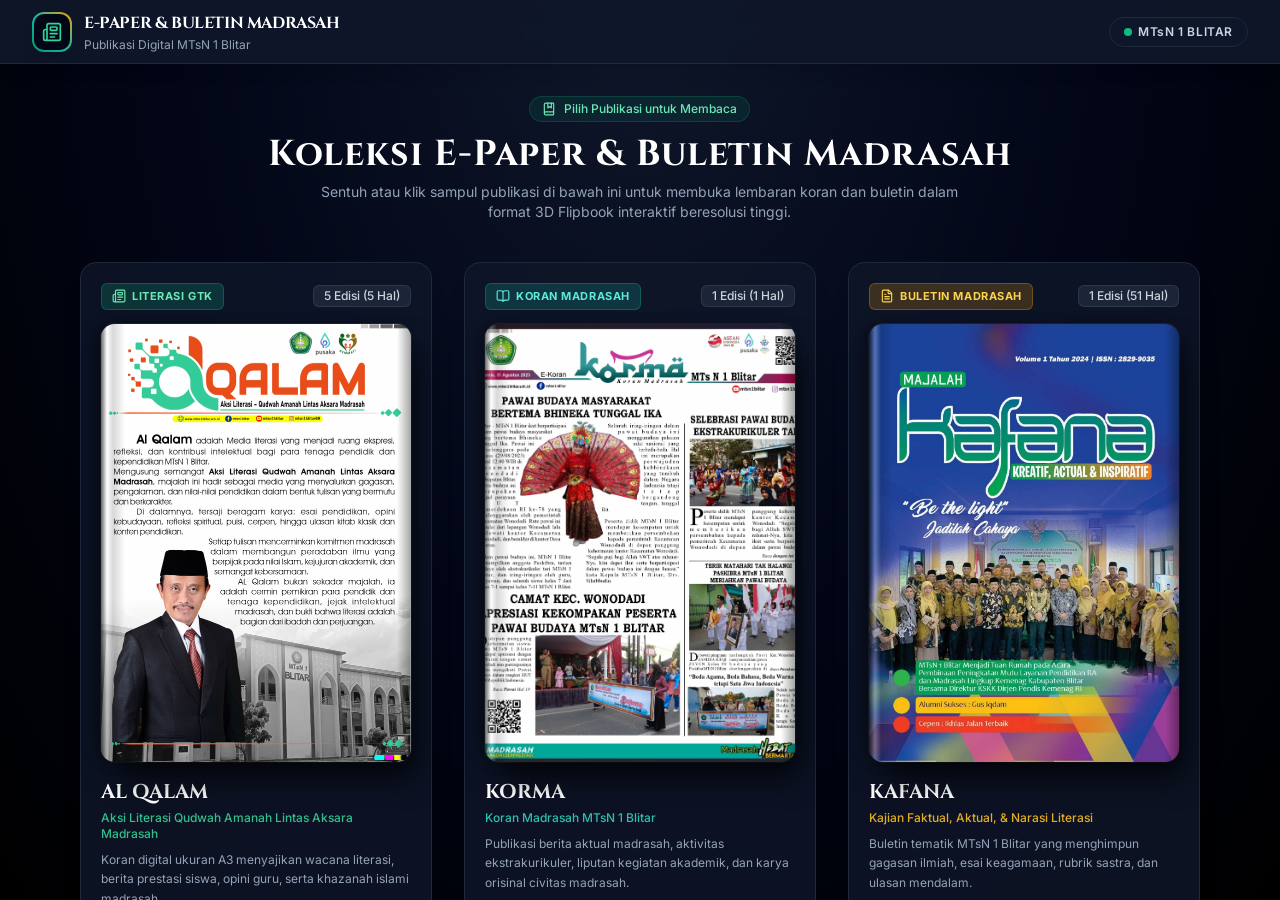
<file: index.html>
<!DOCTYPE html>
<html lang="id" class="h-full bg-slate-950 text-slate-100">
<head>
  <meta charset="UTF-8">
  <meta name="viewport" content="width=device-width, initial-scale=1.0">
  <title>E-Paper & Buletin Madrasah - MTsN 1 Blitar</title>
  <meta name="description" content="Publikasi Digital Interaktif 3D Flipbook MTsN 1 Blitar (AL QALAM, KORMA, KAFANA)">

  <!-- Open Graph / WhatsApp / Facebook / Telegram -->
  <meta property="og:type" content="website">
  <meta property="og:url" content="https://epaper.mtsn1blitar.sch.id/">
  <meta property="og:site_name" content="MTsN 1 Blitar">
  <meta property="og:title" content="E-Paper & Buletin Madrasah - MTsN 1 Blitar">
  <meta property="og:description" content="Publikasi Digital Interaktif 3D Flipbook MTsN 1 Blitar (AL QALAM, KORMA, KAFANA)">
  <meta property="og:image" content="https://epaper.mtsn1blitar.sch.id/logo-mtsn.png">
  <meta property="og:image:secure_url" content="https://epaper.mtsn1blitar.sch.id/logo-mtsn.png">
  <meta property="og:image:type" content="image/png">

  <link rel="image_src" href="https://epaper.mtsn1blitar.sch.id/logo-mtsn.png">
  <meta name="thumbnail" content="https://epaper.mtsn1blitar.sch.id/logo-mtsn.png">

  <!-- Twitter Card -->
  <meta name="twitter:card" content="summary">
  <meta name="twitter:url" content="https://epaper.mtsn1blitar.sch.id/">
  <meta name="twitter:title" content="E-Paper & Buletin Madrasah - MTsN 1 Blitar">
  <meta name="twitter:description" content="Publikasi Digital Interaktif 3D Flipbook MTsN 1 Blitar (AL QALAM, KORMA, KAFANA)">
  <meta name="twitter:image" content="https://epaper.mtsn1blitar.sch.id/logo-mtsn.png">

  <!-- Favicons & App Icons -->
  <link rel="icon" type="image/png" href="https://epaper.mtsn1blitar.sch.id/logo-mtsn.png">
  <link rel="shortcut icon" href="https://epaper.mtsn1blitar.sch.id/logo-mtsn.png">
  <link rel="apple-touch-icon" href="https://epaper.mtsn1blitar.sch.id/logo-mtsn.png">
  
  <!-- Google Fonts: Editorial Serif & Sans -->
  <link rel="preconnect" href="https://fonts.googleapis.com">
  <link rel="preconnect" href="https://fonts.gstatic.com" crossorigin>
  <link href="https://fonts.googleapis.com/css2?family=Cinzel:wght@600;700;800&family=Inter:wght@300;400;500;600;700&family=Merriweather:ital,wght@0,300;0,400;0,700;1,300;1,400&family=Playfair+Display:ital,wght@0,600;0,700;0,800;1,600&display=swap" rel="stylesheet">
  
  <!-- Tailwind CSS (Local Offline) -->
  <script src="js/tailwind.min.js"></script>
  <script>
    tailwind.config = {
      darkMode: 'class',
      theme: {
        extend: {
          screens: {
            'xs': '420px'
          },
          fontFamily: {
            sans: ['Inter', 'sans-serif'],
            serif: ['Merriweather', 'serif'],
            editorial: ['Playfair Display', 'serif'],
            title: ['Cinzel', 'serif']
          },
          colors: {
            brand: {
              50: '#f0fdf4',
              100: '#dcfce7',
              500: '#22c55e',
              600: '#16a34a',
              700: '#15803d',
              900: '#14532d'
            }
          }
        }
      }
    }
  </script>

  <!-- Lucide Icons (Local Offline) -->
  <script src="js/lucide.min.js"></script>

  <!-- PDF.js (Local Offline) -->
  <script src="js/pdf.min.js"></script>

  <!-- jsPDF (Local Offline) -->
  <script src="js/jspdf.umd.min.js"></script>

  <!-- PDF-Lib (Local Offline) -->
  <script src="js/pdf-lib.min.js?v=20261026_05"></script>

  <!-- StPageFlip 3D Engine (Local Offline) -->
  <script src="js/page-flip.browser.js"></script>

  <!-- Custom App CSS -->
  <link rel="stylesheet" href="css/style.css">
</head>
<body class="h-full flex flex-col overflow-hidden select-none bg-slate-950">

  <!-- ==================== DIGITAL BOOKSHELF / RAK KORAN VIEW ==================== -->
  <div id="shelf-view" class="h-full overflow-y-auto flex flex-col bg-[radial-gradient(ellipse_at_top,_var(--tw-gradient-stops))] from-slate-900 via-slate-950 to-black select-none">
    
    <!-- Shelf Top Header (Mobile Responsive) -->
    <nav class="min-h-[3.75rem] py-2 sm:py-0 sm:h-16 flex-shrink-0 bg-slate-900/95 backdrop-blur-md border-b border-slate-800 px-3 sm:px-8 flex items-center justify-between sticky top-0 z-30 shadow-lg">
      <div class="flex items-center gap-2 sm:gap-3 min-w-0 flex-1 mr-2">
        <div class="w-8 h-8 sm:w-10 sm:h-10 rounded-xl bg-gradient-to-tr from-emerald-600 via-teal-500 to-amber-500 p-0.5 flex items-center justify-center shadow-lg flex-shrink-0">
          <div class="w-full h-full bg-slate-950 rounded-[10px] flex items-center justify-center">
            <i data-lucide="newspaper" class="w-4 h-4 sm:w-5 sm:h-5 text-emerald-400"></i>
          </div>
        </div>
        <div class="min-w-0 flex-1">
          <h1 class="font-title tracking-tight text-[11px] xs:text-xs sm:text-base font-bold text-white leading-tight">
            E-PAPER & BULETIN MADRASAH
          </h1>
          <p class="text-[9px] xs:text-[10px] sm:text-xs text-slate-400 leading-tight mt-0.5">
            Publikasi Digital MTsN 1 Blitar
          </p>
        </div>
      </div>
      
      <div class="flex items-center gap-2 flex-shrink-0">
        <!-- Disguised Admin Access (Samaran Tombol Kelola) -->
        <button id="btn-secret-admin" type="button" class="group flex items-center gap-1.5 px-2.5 sm:px-3.5 py-1 sm:py-1.5 rounded-full bg-slate-900/90 border border-slate-800 hover:border-emerald-500/50 transition-all select-none shadow-sm cursor-pointer" title="MTs Negeri 1 Blitar">
          <span class="w-2 h-2 rounded-full bg-emerald-500 group-hover:scale-125 transition-transform duration-300"></span>
          <span class="text-[10px] sm:text-xs font-semibold text-slate-300 group-hover:text-emerald-300 tracking-wider whitespace-nowrap">MTsN 1<span class="hidden sm:inline"> BLITAR</span></span>
        </button>
      </div>
    </nav>

    <!-- Shelf Hero Section -->
    <section class="max-w-6xl mx-auto px-4 pt-8 pb-4 text-center">
      <div class="inline-flex items-center gap-2 px-3 py-1 rounded-full bg-emerald-500/10 border border-emerald-500/20 text-emerald-300 text-xs font-medium mb-3">
        <i data-lucide="book-marked" class="w-3.5 h-3.5"></i>
        <span>Pilih Publikasi untuk Membaca</span>
      </div>
      <h2 class="text-2xl sm:text-3xl md:text-4xl font-bold font-title tracking-wide text-white mb-2">
        Koleksi E-Paper & Buletin Madrasah
      </h2>
      <p class="text-sm text-slate-400 max-w-2xl mx-auto">
        Sentuh atau klik sampul publikasi di bawah ini untuk membuka lembaran koran dan buletin dalam format 3D Flipbook interaktif beresolusi tinggi.
      </p>
    </section>

    <!-- Bookshelf Rack 3 Cards Grid -->
    <section class="max-w-6xl mx-auto px-4 py-6 w-full flex-1">
      <div class="grid grid-cols-1 md:grid-cols-2 lg:grid-cols-3 gap-8">
        
        <!-- Card 1: AL QALAM -->
        <div data-shelf-pub="alqalam" class="book-card group cursor-pointer bg-slate-900/80 border border-slate-800 hover:border-emerald-500/60 rounded-2xl p-5 flex flex-col justify-between shadow-xl transition-all duration-300 backdrop-blur-sm">
          <div>
            <!-- Badge Header -->
            <div class="flex items-center justify-between mb-3.5">
              <span class="text-[11px] font-bold tracking-wider uppercase px-2.5 py-1 rounded-md bg-emerald-500/20 text-emerald-300 border border-emerald-500/30 flex items-center gap-1.5">
                <i data-lucide="newspaper" class="w-3.5 h-3.5"></i>
                <span>Literasi GTK</span>
              </span>
              <span class="text-xs text-slate-300 bg-slate-800/90 border border-slate-700/70 px-2.5 py-0.5 rounded-md font-medium" id="shelf-stat-alqalam">5 Edisi (5 Hal)</span>
            </div>

            <!-- Cover Image Frame with 3D Spine -->
            <div class="book-cover-frame aspect-[1/1.414] w-full bg-slate-950 mb-4 overflow-hidden relative group/cover">
              <img id="shelf-cover-img-alqalam" src="covers/alqalam.jpg" alt="Cover AL QALAM" class="w-full h-full object-cover group-hover:scale-105 transition-transform duration-500" onerror="this.onerror=null; this.src='covers/alqalam.jpg';">
            </div>

            <!-- Metadata -->
            <h3 class="font-title text-xl font-bold text-white group-hover:text-emerald-400 transition mb-1">
              AL QALAM
            </h3>
            <p class="text-xs text-emerald-400/90 font-medium mb-2">
              Aksi Literasi Qudwah Amanah Lintas Aksara Madrasah
            </p>
            <p class="text-xs text-slate-400 leading-relaxed mb-4">
              Koran digital ukuran A3 menyajikan wacana literasi, berita prestasi siswa, opini guru, serta khazanah islami madrasah.
            </p>
          </div>

          <!-- Action Button -->
          <button class="w-full py-2.5 px-4 rounded-xl font-semibold text-xs text-white bg-gradient-to-r from-emerald-600 to-teal-600 hover:from-emerald-500 hover:to-teal-500 shadow-lg shadow-emerald-950 flex items-center justify-center gap-2 group-hover:shadow-emerald-900/50 transition active:scale-95">
            <i data-lucide="book-open" class="w-4 h-4"></i>
            <span>Buka Koran AL QALAM</span>
            <i data-lucide="arrow-right" class="w-4 h-4 ml-1 group-hover:translate-x-1 transition-transform"></i>
          </button>
        </div>

        <!-- Card 2: KORMA -->
        <div data-shelf-pub="korma" class="book-card group cursor-pointer bg-slate-900/80 border border-slate-800 hover:border-teal-500/60 rounded-2xl p-5 flex flex-col justify-between shadow-xl transition-all duration-300 backdrop-blur-sm">
          <div>
            <!-- Badge Header -->
            <div class="flex items-center justify-between mb-3.5">
              <span class="text-[11px] font-bold tracking-wider uppercase px-2.5 py-1 rounded-md bg-teal-500/20 text-teal-300 border border-teal-500/30 flex items-center gap-1.5">
                <i data-lucide="book-open" class="w-3.5 h-3.5"></i>
                <span>Koran Madrasah</span>
              </span>
              <span class="text-xs text-slate-300 bg-slate-800/90 border border-slate-700/70 px-2.5 py-0.5 rounded-md font-medium" id="shelf-stat-korma">1 Edisi (1 Hal)</span>
            </div>

            <!-- Cover Image Frame with 3D Spine -->
            <div class="book-cover-frame aspect-[1/1.414] w-full bg-slate-950 mb-4 overflow-hidden relative group/cover">
              <img id="shelf-cover-img-korma" src="covers/korma.jpg" alt="Cover KORMA" class="w-full h-full object-cover group-hover:scale-105 transition-transform duration-500" onerror="this.onerror=null; this.src='covers/korma.jpg';">
            </div>

            <!-- Metadata -->
            <h3 class="font-title text-xl font-bold text-white group-hover:text-teal-400 transition mb-1">
              KORMA
            </h3>
            <p class="text-xs text-teal-400/90 font-medium mb-2">
              Koran Madrasah MTsN 1 Blitar
            </p>
            <p class="text-xs text-slate-400 leading-relaxed mb-4">
              Publikasi berita aktual madrasah, aktivitas ekstrakurikuler, liputan kegiatan akademik, dan karya orisinal civitas madrasah.
            </p>
          </div>

          <!-- Action Button -->
          <button class="w-full py-2.5 px-4 rounded-xl font-semibold text-xs text-white bg-gradient-to-r from-teal-600 to-cyan-600 hover:from-teal-500 hover:to-cyan-500 shadow-lg shadow-teal-950 flex items-center justify-center gap-2 group-hover:shadow-teal-900/50 transition active:scale-95">
            <i data-lucide="book-open" class="w-4 h-4"></i>
            <span>Buka Koran KORMA</span>
            <i data-lucide="arrow-right" class="w-4 h-4 ml-1 group-hover:translate-x-1 transition-transform"></i>
          </button>
        </div>

        <!-- Card 3: KAFANA -->
        <div data-shelf-pub="kafana" class="book-card group cursor-pointer bg-slate-900/80 border border-slate-800 hover:border-amber-500/60 rounded-2xl p-5 flex flex-col justify-between shadow-xl transition-all duration-300 backdrop-blur-sm">
          <div>
            <!-- Badge Header -->
            <div class="flex items-center justify-between mb-3.5">
              <span class="text-[11px] font-bold tracking-wider uppercase px-2.5 py-1 rounded-md bg-amber-500/20 text-amber-300 border border-amber-500/30 flex items-center gap-1.5">
                <i data-lucide="file-text" class="w-3.5 h-3.5"></i>
                <span>Buletin Madrasah</span>
              </span>
              <span class="text-xs text-slate-300 bg-slate-800/90 border border-slate-700/70 px-2.5 py-0.5 rounded-md font-medium" id="shelf-stat-kafana">1 Edisi (51 Hal)</span>
            </div>

            <!-- Cover Image Frame with 3D Spine -->
            <div class="book-cover-frame aspect-[1/1.414] w-full bg-slate-950 mb-4 overflow-hidden relative group/cover">
              <img id="shelf-cover-img-kafana" src="covers/kafana.jpg" alt="Cover KAFANA" class="w-full h-full object-cover group-hover:scale-105 transition-transform duration-500" onerror="this.onerror=null; this.src='covers/kafana.svg';">
            </div>

            <!-- Metadata -->
            <h3 class="font-title text-xl font-bold text-white group-hover:text-amber-400 transition mb-1">
              KAFANA
            </h3>
            <p class="text-xs text-amber-400/90 font-medium mb-2">
              Kajian Faktual, Aktual, &amp; Narasi Literasi
            </p>
            <p class="text-xs text-slate-400 leading-relaxed mb-4">
              Buletin tematik MTsN 1 Blitar yang menghimpun gagasan ilmiah, esai keagamaan, rubrik sastra, dan ulasan mendalam.
            </p>
          </div>

          <!-- Action Button -->
          <button class="w-full py-2.5 px-4 rounded-xl font-semibold text-xs text-white bg-gradient-to-r from-amber-600 to-yellow-600 hover:from-amber-500 hover:to-yellow-500 shadow-lg shadow-amber-950 flex items-center justify-center gap-2 group-hover:shadow-amber-900/50 transition active:scale-95">
            <i data-lucide="book-open" class="w-4 h-4"></i>
            <span>Buka Buletin KAFANA</span>
            <i data-lucide="arrow-right" class="w-4 h-4 ml-1 group-hover:translate-x-1 transition-transform"></i>
          </button>
        </div>

      </div>
    </section>

    <!-- Shelf Footer -->
    <footer class="max-w-6xl mx-auto px-4 py-8 w-full border-t border-slate-900/60 flex items-center justify-center text-xs text-slate-500">
      <div>
        &copy; MTs Negeri 1 Blitar &bull; <span id="current-year">2026</span>
      </div>
    </footer>
  </div>

  <!-- ==================== KAFANA EDITIONS CATALOG SHELF ==================== -->
  <div id="kafana-shelf-view" class="hidden h-full overflow-y-auto flex flex-col bg-[radial-gradient(ellipse_at_top,_var(--tw-gradient-stops))] from-slate-900 via-slate-950 to-black select-none">
    
    <!-- Top Header Navigation -->
    <nav class="min-h-[3.75rem] py-2 sm:py-0 sm:h-16 flex-shrink-0 bg-slate-900/95 backdrop-blur-md border-b border-slate-800 px-3 sm:px-8 flex items-center justify-between sticky top-0 z-30 shadow-lg">
      <div class="flex items-center gap-2 sm:gap-4 min-w-0 flex-1 mr-2">
        <button id="btn-back-from-kafana" type="button" class="flex-shrink-0 flex items-center gap-1.5 sm:gap-2 px-3 py-1.5 rounded-xl bg-slate-800 hover:bg-slate-700 text-slate-200 hover:text-white border border-slate-700 hover:border-amber-500/50 shadow transition active:scale-95 group cursor-pointer" title="Kembali ke Rak Utama Semua Publikasi">
          <i data-lucide="arrow-left" class="w-4 h-4 text-amber-400 group-hover:-translate-x-0.5 transition-transform"></i>
          <span class="text-xs font-semibold">Rak Utama</span>
        </button>

        <div class="h-6 w-px bg-slate-800 hidden sm:block"></div>

        <div class="flex items-center gap-2 sm:gap-2.5 min-w-0">
          <div class="w-8 h-8 sm:w-9 sm:h-9 rounded-xl bg-gradient-to-tr from-amber-600 to-yellow-500 p-0.5 flex items-center justify-center shadow-lg flex-shrink-0">
            <div class="w-full h-full bg-slate-950 rounded-[10px] flex items-center justify-center">
              <i data-lucide="file-text" class="w-4 h-4 text-amber-400"></i>
            </div>
          </div>
          <div class="min-w-0">
            <h1 class="font-title tracking-tight text-xs sm:text-base font-bold text-white leading-tight">
              BULETIN KAFANA
            </h1>
            <p class="text-[9px] xs:text-[10px] sm:text-xs text-amber-400/90 leading-tight">
              Koleksi Edisi Lengkap MTsN 1 Blitar
            </p>
          </div>
        </div>
      </div>
      
      <div class="flex items-center gap-2 flex-shrink-0">
        <button onclick="window.app?.openEditionsModal('kafana')" class="flex items-center gap-1.5 px-3 py-1.5 rounded-full bg-amber-500/10 hover:bg-amber-500/20 text-amber-300 border border-amber-500/30 text-xs font-semibold shadow transition active:scale-95" title="Kelola & Unggah Edisi KAFANA Baru">
          <i data-lucide="plus" class="w-3.5 h-3.5"></i>
          <span class="hidden sm:inline">Unggah Edisi</span>
        </button>
        <span id="kafana-total-editions-badge" class="text-xs font-semibold text-amber-300 bg-amber-500/20 border border-amber-500/40 px-3 py-1 rounded-full font-mono">
          Memuat...
        </span>
      </div>
    </nav>

    <!-- Catalog Hero / Intro -->
    <section class="max-w-6xl mx-auto px-4 pt-8 pb-3 text-center">
      <div class="inline-flex items-center gap-2 px-3 py-1 rounded-full bg-amber-500/10 border border-amber-500/20 text-amber-300 text-xs font-medium mb-3">
        <i data-lucide="library" class="w-3.5 h-3.5"></i>
        <span>Arsip &amp; Edisi Terbit Buletin</span>
      </div>
      <h2 class="text-2xl sm:text-3xl md:text-4xl font-bold font-title tracking-wide text-white mb-2">
        Pilih Edisi Buletin KAFANA
      </h2>
      <p class="text-xs sm:text-sm text-slate-400 max-w-xl mx-auto mb-4">
        Setiap edisi buletin tersimpan secara terpisah. Sentuh atau klik sampul edisi yang ingin Anda baca untuk membuka lembaran 3D Flipbook interaktif.
      </p>

      <!-- Sort Controls Bar -->
      <div class="inline-flex items-center gap-1.5 p-1 rounded-xl bg-slate-900/90 border border-slate-800 text-xs shadow-md">
        <span class="text-slate-400 font-semibold px-2 flex items-center gap-1 text-[11px]">
          <i data-lucide="arrow-up-down" class="w-3 h-3 text-amber-400"></i>
          <span>Urutkan Tahun:</span>
        </span>
        <button type="button" id="btn-sort-kafana-asc" onclick="window.app?.setKafanaSortOrder('asc')" class="px-3 py-1 rounded-lg font-bold transition flex items-center gap-1 bg-amber-600 text-white shadow-xs text-xs">
          <span>2024 &rarr; 2026 (Kronologis)</span>
        </button>
        <button type="button" id="btn-sort-kafana-desc" onclick="window.app?.setKafanaSortOrder('desc')" class="px-3 py-1 rounded-lg font-semibold transition flex items-center gap-1 text-slate-400 hover:text-white hover:bg-slate-800 text-xs">
          <span>2026 &rarr; 2024 (Terbaru)</span>
        </button>
      </div>
    </section>

    <!-- Editions Grid Container -->
    <section class="max-w-6xl mx-auto px-4 py-6 w-full flex-1">
      <div id="kafana-editions-grid" class="grid grid-cols-1 sm:grid-cols-2 md:grid-cols-3 lg:grid-cols-4 gap-6">
        <!-- Rendered dynamically with 3D cover cards -->
      </div>
    </section>

    <!-- Footer -->
    <footer class="max-w-6xl mx-auto px-4 py-8 w-full border-t border-slate-900/60 flex items-center justify-center text-xs text-slate-500">
      <div>
        &copy; MTs Negeri 1 Blitar &bull; <span id="current-year-kafana">2026</span>
      </div>
    </footer>
  </div>

  <!-- ==================== READER VIEW (3D FLIPBOOK VIEWER) ==================== -->
  <div id="reader-view" class="hidden h-full flex flex-col overflow-hidden">
    
    <!-- ==================== TOP NAVIGATION HEADER (Mobile Responsive) ==================== -->
    <header class="min-h-[3.75rem] py-1.5 sm:py-0 sm:h-16 flex-shrink-0 bg-slate-900/95 backdrop-blur-md border-b border-slate-800 px-2.5 sm:px-4 flex items-center justify-between z-30 shadow-lg">
      
      <!-- Left: Back to Shelf & Brand Info -->
      <div class="flex items-center gap-1.5 sm:gap-3 min-w-0 flex-1 mr-1 sm:mr-3">
        
        <!-- Button: Back to Bookshelf -->
        <button id="btn-back-shelf" class="flex-shrink-0 flex items-center gap-1.5 sm:gap-2 px-2 sm:px-3 py-1.5 rounded-xl bg-slate-800 hover:bg-slate-700 text-slate-200 hover:text-white border border-slate-700 hover:border-emerald-500/50 shadow transition active:scale-95 group" title="Kembali ke Rak Koleksi Publikasi">
          <i data-lucide="arrow-left" class="w-4 h-4 text-emerald-400 group-hover:-translate-x-0.5 transition-transform"></i>
          <span class="text-xs font-semibold hidden sm:inline">Rak Koran</span>
        </button>

        <div class="h-6 w-px bg-slate-800 hidden sm:block"></div>

        <div class="w-8 h-8 sm:w-10 sm:h-10 rounded-xl bg-gradient-to-tr from-emerald-600 via-teal-500 to-cyan-500 p-0.5 flex items-center justify-center shadow-md flex-shrink-0">
          <div class="w-full h-full bg-slate-950 rounded-[10px] flex items-center justify-center" id="brand-logo-container">
            <i data-lucide="newspaper" class="w-4 h-4 sm:w-5 sm:h-5 text-emerald-400" id="brand-icon"></i>
          </div>
        </div>
        <div class="flex flex-col min-w-0">
          <div class="flex items-center gap-1 sm:gap-1.5 min-w-0">
            <span class="font-title tracking-wide text-xs sm:text-base font-bold text-white truncate" id="brand-name">AL QALAM</span>
            <span class="text-[9px] sm:text-[10px] font-semibold bg-emerald-500/20 text-emerald-300 border border-emerald-500/30 px-1.5 py-0.5 rounded-full flex-shrink-0" id="brand-badge">Literasi GTK</span>
          </div>
          <div class="flex items-center gap-1 min-w-0">
            <span id="pdf-title" class="text-[10px] sm:text-xs text-slate-400 truncate max-w-[90px] xs:max-w-[140px] sm:max-w-xs">Memuat naskah...</span>
            <button id="btn-close-pdf" class="p-0.5 rounded text-slate-500 hover:text-rose-400 hover:bg-slate-800 transition flex-shrink-0" title="Tutup / Reset Dokumen Ini">
              <i data-lucide="x" class="w-3 h-3"></i>
            </button>
          </div>
        </div>

        <!-- KAFANA Edition Selector (Muncul khusus saat membaca Buletin KAFANA) -->
        <div id="kafana-edition-selector-container" class="hidden flex items-center gap-1.5 bg-amber-500/15 border border-amber-500/40 rounded-xl px-2 py-1 sm:px-3 sm:py-1.5 shadow-sm ml-1 sm:ml-2 flex-shrink-0">
          <i data-lucide="book-copy" class="w-3.5 h-3.5 text-amber-400 flex-shrink-0"></i>
          <span class="text-[11px] font-bold text-amber-300 hidden md:inline flex-shrink-0">Edisi:</span>
          <select id="select-kafana-edition" class="bg-slate-900/90 text-amber-200 border border-amber-500/40 rounded-lg text-xs font-bold px-2 py-1 focus:ring-1 focus:ring-amber-400 outline-none cursor-pointer max-w-[130px] sm:max-w-[200px] truncate" title="Pilih Edisi Buletin KAFANA">
            <!-- Diisi secara dinamis dengan daftar edisi KAFANA -->
          </select>
          <button id="btn-kafana-catalog" type="button" class="px-2 py-0.5 rounded-lg bg-amber-500/20 hover:bg-amber-500/30 text-amber-300 border border-amber-500/40 text-[10px] font-bold flex items-center gap-1 transition cursor-pointer" title="Lihat Tampilan Semua Sampul Edisi KAFANA">
            <i data-lucide="grid" class="w-3 h-3"></i>
            <span class="hidden lg:inline">Semua Edisi</span>
          </button>
        </div>
      </div>

      <!-- Center: Page Navigation Controls -->
      <div class="hidden sm:flex items-center gap-1.5 bg-slate-800/80 border border-slate-700/80 px-2 py-1 rounded-xl shadow-inner">
        <button id="btn-first" class="p-1.5 rounded-lg text-slate-400 hover:text-white hover:bg-slate-700 transition" title="Halaman Pertama (Home)">
          <i data-lucide="chevrons-left" class="w-4 h-4"></i>
        </button>
        <button id="btn-prev" class="p-1.5 rounded-lg text-slate-400 hover:text-white hover:bg-slate-700 transition" title="Halaman Sebelumnya (←)">
          <i data-lucide="chevron-left" class="w-4 h-4"></i>
        </button>
        
        <div class="px-3 py-0.5 bg-slate-900/90 border border-slate-700 rounded-md">
          <span id="page-indicator" class="text-xs font-semibold text-emerald-400 min-w-[120px] text-center inline-block">Memuat...</span>
        </div>

        <button id="btn-next" class="p-1.5 rounded-lg text-slate-400 hover:text-white hover:bg-slate-700 transition" title="Halaman Berikutnya (→)">
          <i data-lucide="chevron-right" class="w-4 h-4"></i>
        </button>
        <button id="btn-last" class="p-1.5 rounded-lg text-slate-400 hover:text-white hover:bg-slate-700 transition" title="Halaman Terakhir (End)">
          <i data-lucide="chevrons-right" class="w-4 h-4"></i>
        </button>
      </div>

      <!-- Right: Utility Actions -->
      <div class="flex items-center gap-1 sm:gap-2 flex-shrink-0">
        
        <!-- Return to complete newspaper (hidden by default because complete edition loads automatically) -->
        <button id="btn-combine-all" class="hidden flex items-center gap-1.5 text-xs font-semibold bg-emerald-600 hover:bg-emerald-500 text-white border border-emerald-500/50 px-3 py-2 rounded-lg shadow transition active:scale-95" title="Kembali ke tampilan koran lengkap (seluruh halaman)">
          <i data-lucide="layers" class="w-4 h-4"></i>
          <span class="hidden md:inline">Koran Lengkap</span>
        </button>

        <!-- Disguised Admin Access in Reader View -->
        <button id="btn-manage-editions" class="group flex items-center gap-1.5 p-2 sm:px-3 sm:py-1.5 rounded-full bg-slate-800/80 hover:bg-slate-800 border border-slate-700/80 hover:border-emerald-500/50 text-slate-300 hover:text-emerald-300 text-xs font-semibold shadow transition active:scale-95 cursor-pointer" title="MTs Negeri 1 Blitar (Pengelola)">
          <span class="w-2 h-2 rounded-full bg-emerald-500 group-hover:scale-125 transition-transform duration-300"></span>
          <span class="hidden sm:inline">MTsN 1 BLITAR</span>
        </button>

        <!-- Open other PDF file directly from computer (Desktop/Tablet only) -->
        <label for="file-input" class="hidden sm:flex cursor-pointer items-center gap-1.5 text-xs font-semibold bg-gradient-to-r from-blue-600 to-indigo-600 hover:from-blue-500 hover:to-indigo-500 text-white px-3 py-2 rounded-lg shadow transition active:scale-95" title="Buka File PDF A3 Lain dari Komputer">
          <i data-lucide="folder-open" class="w-4 h-4"></i>
          <span class="hidden md:inline">Buka PDF</span>
        </label>
        <input type="file" id="file-input" accept="application/pdf" class="hidden">

        <!-- Zoom / Magnifier Modal (Desktop only - mobile uses bottom floating button) -->
        <button id="btn-zoom" class="hidden sm:flex px-2.5 py-1.5 rounded-lg text-slate-200 hover:text-white bg-slate-800/80 hover:bg-slate-800 border border-slate-700/80 hover:border-emerald-500/50 items-center gap-1.5 transition active:scale-95 shadow" title="Baca Detail / Zoom Teks (Z)">
          <i data-lucide="zoom-in" class="w-4 h-4 text-emerald-400"></i>
          <span id="btn-zoom-label" class="text-xs font-semibold hidden md:inline">Perbesar Halaman</span>
        </button>

        <!-- Thumbnails Drawer (Visible on all screens) -->
        <button id="btn-thumbnails" class="p-2 rounded-lg text-slate-300 hover:text-white hover:bg-slate-800 border border-slate-700/60 transition active:scale-95" title="Daftar Halaman">
          <i data-lucide="layout-grid" class="w-4 h-4"></i>
        </button>

        <!-- Audio flip toggle (Desktop only) -->
        <button id="btn-sound" class="hidden md:flex p-2 rounded-lg text-blue-400 hover:text-white hover:bg-slate-800 border border-slate-700/60 transition active:scale-95" title="Suara Membalik Halaman">
          <i data-lucide="volume-2" class="w-4 h-4"></i>
        </button>

        <!-- Fullscreen (Desktop only) -->
        <button id="btn-fullscreen" class="hidden md:flex p-2 rounded-lg text-slate-300 hover:text-white hover:bg-slate-800 border border-slate-700/60 transition active:scale-95" title="Layar Penuh (F)">
          <i data-lucide="maximize" class="w-4 h-4"></i>
        </button>

        <!-- Download PDF (Visible on all screens) -->
        <button id="btn-download" class="p-2 rounded-lg text-emerald-400 hover:text-white hover:bg-slate-800 border border-slate-700/60 transition active:scale-95" title="Unduh File PDF">
          <i data-lucide="download" class="w-4 h-4"></i>
        </button>
      </div>
    </header>

    <!-- ==================== MAIN FLIPBOOK STAGE ==================== -->
    <main class="flex-1 relative flex items-center justify-center overflow-hidden p-4 sm:p-6 bg-[radial-gradient(ellipse_at_center,_var(--tw-gradient-stops))] from-slate-900 via-slate-950 to-black">
      
      <!-- Floating Prev / Next Arrow Buttons on stage edges -->
      <button onclick="window.app?.pageFlip?.flipPrev()" class="hidden md:flex absolute left-4 z-20 w-12 h-12 rounded-full bg-slate-900/80 hover:bg-blue-600 text-white items-center justify-center border border-slate-700/80 hover:border-blue-500 shadow-xl backdrop-blur-sm transition-all hover:scale-110 active:scale-95 group" title="Halaman Sebelumnya (←)">
        <i data-lucide="chevron-left" class="w-6 h-6 group-hover:-translate-x-0.5 transition-transform"></i>
      </button>

      <button onclick="window.app?.pageFlip?.flipNext()" class="hidden md:flex absolute right-4 z-20 w-12 h-12 rounded-full bg-slate-900/80 hover:bg-blue-600 text-white items-center justify-center border border-slate-700/80 hover:border-blue-500 shadow-xl backdrop-blur-sm transition-all hover:scale-110 active:scale-95 group" title="Halaman Berikutnya (→)">
        <i data-lucide="chevron-right" class="w-6 h-6 group-hover:translate-x-0.5 transition-transform"></i>
      </button>

      <!-- 3D Flipbook Stage Wrapper -->
      <div id="flipbook-container" class="relative w-full h-full flex items-center justify-center flipbook-container">
        <div id="flipbook" class="st-page-flip">
          <!-- Rendered dynamically by PageFlip -->
        </div>

        <!-- Floating Quick Zoom Buttons for Visible Pages (Desktop only) -->
        <div id="stage-zoom-controls" class="hidden sm:flex absolute bottom-3 left-0 right-0 items-center justify-center gap-2 pointer-events-none z-20 transition-opacity duration-300">
          <!-- Populated dynamically when pages turn -->
        </div>
      </div>

      <!-- Mobile Bottom Quick Navigation -->
      <div class="sm:hidden absolute bottom-3 left-1/2 -translate-x-1/2 flex items-center gap-2 bg-slate-900/95 border border-slate-700/80 px-3.5 py-1.5 rounded-full shadow-2xl z-30 backdrop-blur-md">
        <button onclick="window.app?.pageFlip?.flipPrev()" class="p-1.5 text-slate-300 hover:text-white active:scale-90 transition rounded-full hover:bg-slate-800" title="Halaman Sebelumnya">
          <i data-lucide="chevron-left" class="w-4 h-4"></i>
        </button>
        <button onclick="window.app?.openZoomModal()" class="flex items-center gap-1.5 px-3 py-1 bg-emerald-500/15 hover:bg-emerald-500/25 border border-emerald-500/40 rounded-full text-xs font-bold text-emerald-400 hover:text-emerald-300 active:scale-95 transition whitespace-nowrap cursor-pointer shadow-sm" title="Perbesar / Baca Detail Halaman">
          <i data-lucide="zoom-in" class="w-3.5 h-3.5"></i>
          <span>Baca Detail</span>
        </button>
        <button onclick="window.app?.pageFlip?.flipNext()" class="p-1.5 text-slate-300 hover:text-white active:scale-90 transition rounded-full hover:bg-slate-800" title="Halaman Berikutnya">
          <i data-lucide="chevron-right" class="w-4 h-4"></i>
        </button>
      </div>

    </main>

    <!-- ==================== BOTTOM THUMBNAILS DRAWER (WITH DELETE PAGE BUTTON) ==================== -->
    <aside id="thumbnail-drawer" class="fixed bottom-0 left-0 right-0 bg-slate-900/95 backdrop-blur-lg border-t border-slate-800 p-4 transition-transform duration-300 ease-in-out translate-y-full z-40 shadow-2xl">
      <div class="max-w-7xl mx-auto flex flex-col gap-2">
        <div class="flex items-center justify-between">
          <div class="flex items-center gap-3">
            <span class="text-xs font-semibold text-slate-200 flex items-center gap-2">
              <i data-lucide="layout-grid" class="w-4 h-4 text-emerald-400"></i>
              Daftar Halaman Buletin / Koran A3
            </span>
            <span class="text-[11px] text-amber-300/80 bg-amber-500/10 border border-amber-500/20 px-2 py-0.5 rounded">
              💡 Tips: Klik ikon <i data-lucide="trash-2" class="w-3 h-3 inline text-rose-400"></i> merah di pojok thumbnail untuk menghapus halaman yang tidak diinginkan
            </span>
          </div>
          <button onclick="document.getElementById('thumbnail-drawer').classList.add('translate-y-full')" class="text-slate-400 hover:text-white text-xs px-2 py-1 rounded bg-slate-800">
            Tutup &times;
          </button>
        </div>

        <!-- Horizontal Thumbnails Carousel -->
        <div id="thumbnail-list" class="flex gap-3 overflow-x-auto py-2">
          <!-- Rendered dynamically -->
        </div>
      </div>
    </aside>

  </div>

  <!-- ==================== MODAL: VERIFIKASI PIN PENGELOLA ==================== -->
  <div id="pin-modal" class="hidden fixed inset-0 bg-slate-950/85 backdrop-blur-md z-50 flex items-center justify-center p-4">
    <div class="bg-slate-900 border border-slate-800 rounded-2xl w-full max-w-sm overflow-hidden shadow-2xl flex flex-col p-6">
      
      <!-- Icon & Header -->
      <div class="text-center mb-5">
        <div class="w-12 h-12 rounded-2xl bg-emerald-500/10 border border-emerald-500/30 text-emerald-400 flex items-center justify-center mx-auto mb-3 shadow-inner">
          <i data-lucide="shield-check" class="w-6 h-6 text-emerald-400"></i>
        </div>
        <h3 class="font-bold text-white text-base">Akses Pengelola Madrasah</h3>
        <p class="text-xs text-slate-400 mt-1">Masukkan PIN untuk membuka kelola arsip & publikasi</p>
      </div>

      <!-- PIN Form -->
      <form id="form-verify-pin" class="space-y-4">
        <div class="relative">
          <input type="password" id="input-admin-pin" autocomplete="current-password" placeholder="Masukkan PIN" class="w-full bg-slate-950 border border-slate-700/80 focus:border-emerald-500 focus:ring-2 focus:ring-emerald-500/20 text-white text-center text-lg font-mono tracking-widest px-4 py-2.5 rounded-xl outline-none transition placeholder:tracking-normal placeholder:font-sans placeholder:text-sm placeholder:text-slate-500" required>
          <button type="button" id="btn-toggle-pin-visibility" class="absolute right-3 top-1/2 -translate-y-1/2 text-slate-400 hover:text-white p-1" title="Lihat/Sembunyikan PIN">
            <i data-lucide="eye" class="w-4 h-4" id="icon-pin-eye"></i>
          </button>
        </div>

        <div id="pin-error-msg" class="hidden text-xs text-rose-400 text-center font-medium bg-rose-950/40 border border-rose-800/50 p-2 rounded-lg"></div>

        <div class="flex items-center gap-2 pt-1">
          <button type="button" id="btn-cancel-pin" class="w-1/2 py-2.5 rounded-xl bg-slate-800 hover:bg-slate-700 text-slate-300 text-xs font-semibold transition active:scale-95">Batal</button>
          <button type="submit" id="btn-submit-pin" class="w-1/2 py-2.5 rounded-xl bg-emerald-600 hover:bg-emerald-500 text-white text-xs font-semibold shadow-lg transition active:scale-95 flex items-center justify-center gap-1.5">
            <span>Buka Panel</span>
            <i data-lucide="arrow-right" class="w-4 h-4"></i>
          </button>
        </div>
      </form>
    </div>
  </div>

  <!-- ==================== MODAL: KELOLA & HAPUS FILE EDISI PDF ==================== -->
  <div id="editions-modal" class="hidden fixed inset-0 bg-slate-950/80 backdrop-blur-md z-50 flex items-center justify-center p-4">
    <div class="bg-slate-900 border border-slate-800 rounded-2xl w-full max-w-2xl overflow-hidden shadow-2xl flex flex-col max-h-[85vh]">
      
      <!-- Modal Header -->
      <div class="px-6 py-4 border-b border-slate-800 flex items-center justify-between bg-slate-900/90">
        <div class="flex items-center gap-3">
          <div class="w-8 h-8 rounded-lg bg-amber-500/20 border border-amber-500/30 flex items-center justify-center text-amber-400">
            <i data-lucide="library" class="w-4 h-4"></i>
          </div>
          <div>
            <h3 class="font-bold text-white text-base">Kelola Arsip & File PDF - <span id="editions-modal-pub-name" class="text-emerald-400">AL QALAM</span></h3>
            <p class="text-xs text-slate-400">Buka edisi koran lain atau unggah/hapus file PDF publikasi ini</p>
          </div>
        </div>
        <div class="flex items-center gap-2">
          <button id="btn-toggle-change-pin" type="button" class="text-xs font-semibold px-2.5 py-1.5 rounded-lg bg-slate-800 hover:bg-slate-700 text-amber-300 border border-slate-700 hover:border-amber-500/40 transition flex items-center gap-1.5" title="Ubah PIN Pengelola">
            <i data-lucide="key-round" class="w-3.5 h-3.5 text-amber-400"></i>
            <span class="hidden sm:inline">Ubah PIN</span>
          </button>
          <button id="btn-close-editions" class="text-slate-400 hover:text-white text-lg font-bold p-1 ml-1">&times;</button>
        </div>
      </div>

      <!-- Publication Selector Tabs inside Modal -->
      <div class="px-6 py-2.5 bg-slate-950/80 border-b border-slate-800 flex flex-wrap items-center justify-between gap-2">
        <div class="flex items-center gap-2">
          <span class="text-xs font-semibold text-slate-400 flex items-center gap-1.5">
            <i data-lucide="layers" class="w-3.5 h-3.5 text-slate-500"></i>
            <span>Publikasi:</span>
          </span>
          <div class="inline-flex rounded-xl bg-slate-900 p-1 border border-slate-800 gap-1">
            <button type="button" id="tab-pub-alqalam" onclick="window.app?.switchModalPublication('alqalam')" class="px-3 py-1 rounded-lg text-xs font-bold transition flex items-center gap-1.5">
              <span>AL QALAM</span>
            </button>
            <button type="button" id="tab-pub-korma" onclick="window.app?.switchModalPublication('korma')" class="px-3 py-1 rounded-lg text-xs font-bold transition flex items-center gap-1.5">
              <span>KORMA</span>
            </button>
            <button type="button" id="tab-pub-kafana" onclick="window.app?.switchModalPublication('kafana')" class="px-3 py-1 rounded-lg text-xs font-bold transition flex items-center gap-1.5">
              <span>KAFANA</span>
            </button>
          </div>
        </div>
        <div class="text-[11px] text-slate-400 flex items-center gap-1">
          <span>Folder aktif:</span>
          <code class="text-emerald-400 font-mono font-semibold" id="editions-folder-path">pdf/alqalam/</code>
        </div>
      </div>

      <!-- Change PIN Section inside Modal -->
      <div id="change-pin-panel" class="hidden px-6 py-4 border-b border-slate-800 bg-slate-950/80">
        <div class="flex items-center justify-between mb-3">
          <div class="flex items-center gap-2 text-xs font-bold text-amber-400">
            <i data-lucide="shield" class="w-4 h-4"></i>
            <span>Ubah PIN Akses Pengelola</span>
          </div>
          <button type="button" id="btn-close-change-pin" class="text-xs text-slate-400 hover:text-white">&times; Batal</button>
        </div>
        <form id="form-change-pin" class="grid grid-cols-1 sm:grid-cols-3 gap-2.5">
          <div>
            <label class="block text-[11px] text-slate-400 mb-1">PIN Lama (Saat Ini)</label>
            <input type="password" id="input-old-pin" placeholder="PIN lama" class="w-full text-xs bg-slate-900 border border-slate-700 text-white px-3 py-2 rounded-lg outline-none focus:border-amber-400" required>
          </div>
          <div>
            <label class="block text-[11px] text-slate-400 mb-1">PIN Baru</label>
            <input type="password" id="input-new-pin" placeholder="PIN baru" class="w-full text-xs bg-slate-900 border border-slate-700 text-white px-3 py-2 rounded-lg outline-none focus:border-amber-400" required>
          </div>
          <div>
            <label class="block text-[11px] text-slate-400 mb-1">Konfirmasi PIN Baru</label>
            <div class="flex gap-2">
              <input type="password" id="input-confirm-pin" placeholder="Ulangi PIN baru" class="w-full text-xs bg-slate-900 border border-slate-700 text-white px-3 py-2 rounded-lg outline-none focus:border-amber-400" required>
              <button type="submit" id="btn-submit-change-pin" class="px-3.5 py-2 bg-amber-600 hover:bg-amber-500 text-white text-xs font-semibold rounded-lg flex-shrink-0 transition active:scale-95">Simpan</button>
            </div>
          </div>
        </form>
        <div id="change-pin-msg" class="hidden text-xs mt-2.5 p-2 rounded-lg"></div>
      </div>

      <!-- Studio Template Generator Banner inside Modal -->
      <div class="px-6 pt-4 pb-2 border-b border-slate-800/80 bg-gradient-to-r from-emerald-950/60 via-slate-900 to-indigo-950/60">
        <div class="flex flex-col sm:flex-row items-start sm:items-center justify-between gap-3 p-4 bg-slate-900/90 border border-emerald-500/40 rounded-2xl shadow-xl">
          <div class="flex items-center gap-3.5">
            <div class="w-10 h-10 rounded-xl bg-emerald-500/20 text-emerald-400 flex items-center justify-center flex-shrink-0 border border-emerald-500/30">
              <i data-lucide="layout-template" class="w-5 h-5"></i>
            </div>
            <div>
              <h4 class="text-xs font-bold text-white flex items-center gap-2">
                <span>Studio Template Koran (Baru)</span>
                <span class="text-[9px] bg-emerald-500/30 text-emerald-300 px-2 py-0.5 rounded-full uppercase tracking-wider font-semibold">1-Klik Jadi</span>
              </h4>
              <p class="text-[11px] text-slate-300 mt-0.5">Buat naskah opini guru atau berita baru secara instan tanpa perlu Corel/Photoshop. Lengkap dengan kop AL QALAM dan tata letak 3 kolom otomatis.</p>
            </div>
          </div>
          <a href="studio.html" target="_blank" class="px-4 py-2.5 text-xs font-bold rounded-xl bg-gradient-to-r from-emerald-500 to-teal-500 hover:from-emerald-400 hover:to-teal-400 text-slate-950 transition flex items-center gap-1.5 flex-shrink-0 shadow-lg active:scale-95">
            <i data-lucide="sparkles" class="w-4 h-4"></i>
            <span>Buka Studio</span>
          </a>
        </div>
      </div>

      <!-- Upload New PDF Area inside Modal -->
      <div class="p-6 border-b border-slate-800/80 bg-slate-950/40">
        <form id="form-upload-pdf" class="flex items-center gap-3">
          <input type="file" id="input-modal-pdf" accept="application/pdf" class="text-xs text-slate-300 file:mr-3 file:py-2 file:px-4 file:rounded-lg file:border-0 file:text-xs file:font-semibold file:bg-blue-600 file:text-white hover:file:bg-blue-500 cursor-pointer flex-1 bg-slate-800/60 p-1.5 rounded-lg border border-slate-700/60" required>
          <button type="submit" id="btn-submit-upload" class="flex items-center gap-1.5 text-xs font-semibold bg-emerald-600 hover:bg-emerald-500 text-white px-4 py-2.5 rounded-lg shadow transition">
            <i data-lucide="upload" class="w-4 h-4"></i>
            <span>Simpan PDF ke Server</span>
          </button>
        </form>

        <!-- Upload Progress Bar (Real-time Upload Status) -->
        <div id="modal-upload-progress-wrap" class="hidden mt-3 p-3 rounded-xl bg-slate-900 border border-slate-800">
          <div class="flex justify-between items-center text-xs mb-1.5">
            <span id="modal-upload-status-text" class="font-semibold text-emerald-400 flex items-center gap-1.5">
              <i data-lucide="loader-2" class="w-3.5 h-3.5 animate-spin"></i>
              <span>Mengunggah file ke server...</span>
            </span>
            <span id="modal-upload-percent-text" class="font-mono text-emerald-300 font-bold">0%</span>
          </div>
          <div class="w-full bg-slate-800 rounded-full h-2.5 overflow-hidden border border-slate-700/80">
            <div id="modal-upload-progress-bar" class="bg-gradient-to-r from-emerald-500 to-teal-400 h-2.5 rounded-full transition-all duration-150" style="width: 0%"></div>
          </div>
        </div>

        <!-- Server Limits & Status Badge -->
        <div id="modal-server-limits-badge" class="mt-2.5 flex flex-wrap items-center justify-between gap-2 text-[11px] text-slate-400 bg-slate-900/80 border border-slate-800 px-3 py-1.5 rounded-lg">
          <div class="flex items-center gap-1.5">
            <i data-lucide="info" class="w-3.5 h-3.5 text-blue-400"></i>
            <span>Batas Upload Server: <b id="server-limit-upload" class="text-white">...</b></span>
            <span class="text-slate-600">|</span>
            <span>POST: <b id="server-limit-post" class="text-white">...</b></span>
          </div>
          <div id="server-folder-status" class="flex items-center gap-1 text-slate-400">
            <span>Status Folder:</span> <span id="server-folder-perm" class="font-semibold text-emerald-400">Memeriksa...</span>
          </div>
        </div>

        <!-- Error Message Banner in Modal -->
        <div id="modal-upload-error-box" class="hidden mt-3 p-3 rounded-xl bg-rose-950/80 border border-rose-800 text-rose-200 text-xs">
          <div class="flex items-start gap-2">
            <i data-lucide="alert-triangle" class="w-4 h-4 text-rose-400 flex-shrink-0 mt-0.5"></i>
            <div class="flex-1">
              <div class="font-bold text-rose-300 mb-1">Gagal Mengunggah Dokumen</div>
              <p id="modal-upload-error-msg" class="whitespace-pre-wrap leading-relaxed font-sans"></p>
            </div>
            <button type="button" onclick="document.getElementById('modal-upload-error-box').classList.add('hidden')" class="text-rose-400 hover:text-white font-bold p-1">&times;</button>
          </div>
        </div>
      </div>

      <!-- Upload / Ganti Sampul Section inside Modal -->
      <div class="px-6 py-3.5 border-b border-slate-800/80 bg-slate-900/50 flex flex-col sm:flex-row items-start sm:items-center justify-between gap-3">
        <div class="flex items-center gap-3">
          <div class="w-8 h-8 rounded-lg bg-indigo-500/20 text-indigo-400 flex items-center justify-center flex-shrink-0">
            <i data-lucide="image" class="w-4 h-4"></i>
          </div>
          <div>
            <h4 class="text-xs font-bold text-white">Ganti Gambar Sampul (<span id="cover-modal-pub-name" class="text-indigo-400">AL QALAM</span>)</h4>
            <p class="text-[11px] text-slate-400">Pilih gambar JPG/PNG baru untuk sampul di rak koran</p>
          </div>
        </div>
        <div class="flex items-center gap-2 w-full sm:w-auto">
          <label class="cursor-pointer flex-1 sm:flex-initial px-3.5 py-2 bg-indigo-600 hover:bg-indigo-500 active:scale-95 text-white text-xs font-semibold rounded-lg shadow transition flex items-center justify-center gap-1.5">
            <i data-lucide="image-up" class="w-4 h-4"></i>
            <span>Unggah Foto Sampul</span>
            <input type="file" id="input-modal-cover" accept="image/jpeg,image/png,image/webp" class="hidden">
          </label>
          <button type="button" id="btn-modal-use-pdf-cover" class="px-3.5 py-2 bg-slate-800 hover:bg-slate-700 active:scale-95 text-emerald-400 hover:text-emerald-300 text-xs font-semibold rounded-lg border border-slate-700 transition flex items-center gap-1.5" title="Jadikan halaman 1 buku koran aktif saat ini sebagai sampul">
            <i data-lucide="sparkles" class="w-3.5 h-3.5"></i>
            <span>Pakai Hal 1 PDF</span>
          </button>
        </div>
      </div>

      <!-- Header Daftar File -->
      <div class="px-6 pt-4 pb-1 flex items-center justify-between">
        <h4 class="text-xs font-bold text-slate-300 uppercase tracking-wider flex items-center gap-2">
          <i data-lucide="folder" class="w-4 h-4 text-emerald-400"></i>
          <span>Daftar Arsip File PDF di Server</span>
        </h4>
        <span class="text-[11px] text-slate-400">Klik file untuk langsung membuka</span>
      </div>

      <!-- File List Container -->
      <div class="flex-1 overflow-y-auto p-6 space-y-3" id="editions-file-list">
        <!-- Rendered dynamically from api.php -->
      </div>

      <!-- Modal Footer -->
      <div class="px-6 py-3 border-t border-slate-800 bg-slate-900 flex justify-between items-center text-xs text-slate-400">
        <span>Lokasi folder server: <code class="text-emerald-400 font-mono" id="editions-folder-path-footer">pdf/alqalam/</code></span>
        <button onclick="document.getElementById('editions-modal').classList.add('hidden')" class="px-3 py-1.5 rounded-lg bg-slate-800 hover:bg-slate-700 text-white font-medium transition">Tutup</button>
      </div>
    </div>
  </div>

  <!-- ==================== MODAL: UNDUH DOKUMEN PDF ==================== -->
  <div id="download-modal" class="hidden fixed inset-0 bg-slate-950/80 backdrop-blur-md z-50 flex items-center justify-center p-4">
    <div class="bg-slate-900 border border-slate-800 rounded-2xl w-full max-w-2xl overflow-hidden shadow-2xl flex flex-col max-h-[90vh]">
      
      <!-- Modal Header -->
      <div class="px-6 py-3.5 border-b border-slate-800 flex items-center justify-between bg-slate-900/90">
        <div class="flex items-center gap-3">
          <div class="w-9 h-9 rounded-xl bg-emerald-500/20 border border-emerald-500/30 flex items-center justify-center text-emerald-400">
            <i data-lucide="download" class="w-5 h-5"></i>
          </div>
          <div>
            <h3 class="font-bold text-white text-base">Unduh Dokumen PDF - <span id="download-modal-pub-name" class="text-emerald-400">AL QALAM</span></h3>
            <p class="text-xs text-slate-400">Pilih format unduhan PDF yang ingin Anda simpan ke komputer / HP</p>
          </div>
        </div>
        <button id="btn-close-download" class="text-slate-400 hover:text-white text-xl font-bold p-1 rounded-lg hover:bg-slate-800 transition">&times;</button>
      </div>

      <!-- Modal Body -->
      <div class="p-5 space-y-3.5 overflow-y-auto flex-1">
        
        <!-- Option 1: Combined All Pages (Highlighted) -->
        <div id="download-combined-section" class="p-3.5 rounded-xl border border-emerald-500/40 bg-gradient-to-br from-emerald-950/40 via-slate-900 to-slate-900 shadow-lg">
          <div class="flex items-start justify-between gap-3 mb-1.5">
            <div class="flex items-center gap-2.5">
              <span class="p-2 rounded-lg bg-emerald-500/20 text-emerald-300">
                <i data-lucide="file-check-2" class="w-5 h-5"></i>
              </span>
              <div>
                <h4 class="text-sm font-bold text-white">Unduh 1 PDF Lengkap (Seluruh Halaman)</h4>
                <p id="download-combined-desc" class="text-xs text-slate-300">Gabungkan semua halaman koran aktif ke dalam 1 file PDF A3 utuh siap cetak.</p>
              </div>
            </div>
          </div>
          <div class="mt-2.5 flex items-center justify-between pt-2 border-t border-slate-800/80">
            <span id="download-combined-pages" class="text-xs text-emerald-400 font-semibold flex items-center gap-1.5">
              <i data-lucide="layers" class="w-3.5 h-3.5"></i>
              <span>Total: <b id="download-page-count">0</b> Halaman Siap Unduh</span>
            </span>
            <button id="btn-download-combined-action" class="flex items-center gap-2 px-4 py-2 bg-emerald-600 hover:bg-emerald-500 active:scale-95 text-white text-xs font-bold rounded-lg shadow-md transition">
              <i data-lucide="download" class="w-4 h-4"></i>
              <span>Unduh PDF Lengkap</span>
            </button>
          </div>
        </div>

        <!-- Option 2: Active Single Edition (if single file is loaded) -->
        <div id="download-active-single-section" class="hidden p-3.5 rounded-xl border border-blue-500/40 bg-slate-900/90 shadow">
          <div class="flex items-center justify-between gap-3">
            <div class="flex items-center gap-2.5">
              <span class="p-2 rounded-lg bg-blue-500/20 text-blue-300">
                <i data-lucide="file-text" class="w-5 h-5"></i>
              </span>
              <div>
                <h4 class="text-xs font-bold text-white" id="download-active-filename">Edisi Aktif</h4>
                <p class="text-[11px] text-slate-400">Unduh file asli edisi yang sedang Anda buka saat ini</p>
              </div>
            </div>
            <button id="btn-download-active-action" class="flex items-center gap-1.5 px-3.5 py-2 bg-blue-600 hover:bg-blue-500 active:scale-95 text-white text-xs font-semibold rounded-lg shadow transition">
              <i data-lucide="download" class="w-3.5 h-3.5"></i>
              <span>Unduh File Asli</span>
            </button>
          </div>
        </div>

        <!-- Option 3: List of all original PDF files in server -->
        <div>
          <div class="flex items-center justify-between mb-2">
            <span class="text-xs font-bold text-slate-300 flex items-center gap-1.5">
              <i data-lucide="folder-archive" class="w-4 h-4 text-amber-400"></i>
              Unduh Per File Edisi Satuan (Arsip Server)
            </span>
            <span class="text-[11px] text-slate-500" id="download-server-count">File Tersedia</span>
          </div>
          
          <div id="download-server-files-list" class="space-y-2 max-h-56 overflow-y-auto pr-1">
            <!-- Populated dynamically via JS -->
          </div>
        </div>

      </div>

      <!-- Modal Footer -->
      <div class="px-6 py-3 border-t border-slate-800 bg-slate-900/90 flex justify-end items-center">
        <button id="btn-close-download-footer" class="px-4 py-1.5 text-xs font-semibold rounded-lg bg-slate-800 hover:bg-slate-700 text-slate-300 hover:text-white transition">
          Tutup
        </button>
      </div>

    </div>
  </div>

  <!-- ==================== ULTRA-HD DEEP ZOOM MODAL ==================== -->
  <div id="zoom-modal" class="hidden fixed inset-0 bg-slate-950/95 backdrop-blur-md z-50 flex flex-col">
    <!-- Zoom Header (Mobile Optimized) -->
    <div class="h-14 bg-slate-900 border-b border-slate-800 px-2 sm:px-4 flex items-center justify-between gap-1 sm:gap-3 flex-shrink-0 z-20">
      <!-- Left: Title & Page Selector with Quick Prev/Next Navigation -->
      <div class="flex items-center gap-1 sm:gap-1.5 min-w-0">
        <button id="btn-zoom-prev-page" class="p-1.5 rounded-lg bg-slate-800 hover:bg-slate-700 text-slate-300 hover:text-white transition active:scale-95" title="Halaman Sebelumnya">
          <i data-lucide="chevron-left" class="w-3.5 h-3.5 sm:w-4 sm:h-4"></i>
        </button>
        <select id="zoom-page-select" class="bg-slate-800 border border-slate-700 text-xs text-white rounded-lg px-2 py-1.5 outline-none focus:border-emerald-500 max-w-[110px] sm:max-w-[160px] truncate cursor-pointer font-medium" title="Pilih Halaman">
          <!-- Populated dynamically with pages -->
        </select>
        <button id="btn-zoom-next-page" class="p-1.5 rounded-lg bg-slate-800 hover:bg-slate-700 text-slate-300 hover:text-white transition active:scale-95" title="Halaman Berikutnya">
          <i data-lucide="chevron-right" class="w-3.5 h-3.5 sm:w-4 sm:h-4"></i>
        </button>
      </div>

      <!-- Center: Spread & Page Switcher Tabs (Left / 2 Pages / Right) -->
      <div id="zoom-spread-tabs" class="hidden sm:flex items-center gap-1 bg-slate-950/80 p-0.5 sm:p-1 rounded-xl border border-slate-800 shadow-inner">
        <button id="btn-zoom-tab-left" class="px-2 sm:px-3 py-1 rounded-lg text-xs font-semibold transition flex items-center gap-1.5 cursor-pointer" title="Perbesar Halaman Kiri">
          <i data-lucide="file-text" class="w-3.5 h-3.5"></i>
          <span id="label-zoom-tab-left">Hal. Kiri</span>
        </button>
        <button id="btn-zoom-tab-spread" class="px-2 sm:px-3 py-1 rounded-lg text-xs font-semibold transition flex items-center gap-1.5 cursor-pointer" title="Perbesar Kedua Halaman Berdampingan">
          <i data-lucide="book-open" class="w-3.5 h-3.5"></i>
          <span id="label-zoom-tab-spread">2 Halaman</span>
        </button>
        <button id="btn-zoom-tab-right" class="px-2 sm:px-3 py-1 rounded-lg text-xs font-semibold transition flex items-center gap-1.5 cursor-pointer" title="Perbesar Halaman Kanan">
          <i data-lucide="file-text" class="w-3.5 h-3.5"></i>
          <span id="label-zoom-tab-right">Hal. Kanan</span>
        </button>
      </div>

      <!-- Right: Zoom Controls & Close Button -->
      <div class="flex items-center gap-1 sm:gap-1.5 flex-shrink-0">
        <button id="btn-zoom-out" class="p-1.5 rounded-lg bg-slate-800 hover:bg-slate-700 text-slate-300 hover:text-white transition active:scale-95" title="Perkecil">
          <i data-lucide="minus" class="w-3.5 h-3.5 sm:w-4 sm:h-4"></i>
        </button>
        <span id="zoom-level-label" class="text-xs font-semibold text-emerald-400 w-10 sm:w-12 text-center select-none font-mono">100%</span>
        <button id="btn-zoom-in" class="p-1.5 rounded-lg bg-slate-800 hover:bg-slate-700 text-slate-300 hover:text-white transition active:scale-95" title="Perbesar">
          <i data-lucide="plus" class="w-3.5 h-3.5 sm:w-4 sm:h-4"></i>
        </button>
        <button id="btn-zoom-reset" class="text-xs px-2 py-1.5 rounded-lg bg-slate-800 hover:bg-slate-700 text-slate-300 hover:text-white font-medium transition active:scale-95" title="Reset Zoom ke 100%">
          1:1
        </button>
        <div class="w-px h-5 bg-slate-700 mx-0.5 sm:mx-1"></div>
        <button id="btn-zoom-close" class="p-1.5 sm:px-2.5 sm:py-1.5 rounded-lg bg-rose-600 hover:bg-rose-500 text-white font-semibold flex items-center gap-1 shadow transition active:scale-95" title="Tutup Mode Zoom (Esc)">
          <i data-lucide="x" class="w-4 h-4"></i>
          <span class="text-xs hidden sm:inline">Tutup</span>
        </button>
      </div>
    </div>

    <!-- Zoom Pan Viewport -->
    <div class="flex-1 relative overflow-hidden flex items-center justify-center p-2 sm:p-4 select-none cursor-grab touch-none" id="zoom-canvas-container">
      <!-- Image placed dynamically -->
    </div>
  </div>

  <!-- ==================== LOADING OVERLAY ==================== -->
  <!-- Loading overlay: visible by default, hidden by JS after load -->
  <div id="loading-overlay" class="fixed inset-0 bg-slate-950/90 backdrop-blur-md flex flex-col items-center justify-center z-50 transition-opacity duration-300">
    <div class="w-16 h-16 relative mb-4">
      <div class="w-16 h-16 rounded-full border-4 border-slate-800 border-t-emerald-400 animate-spin"></div>
      <i data-lucide="newspaper" class="w-7 h-7 text-emerald-400 absolute inset-0 m-auto"></i>
    </div>
    <h3 id="loading-title" class="text-lg font-bold text-white mb-1">Membuka E-Paper</h3>
    <p id="loading-text" class="text-xs text-slate-400 mb-4">Menyiapkan halaman koran A3 resolusi tinggi...</p>
    
    <!-- Progress Bar -->
    <div class="w-64 h-2 bg-slate-800 rounded-full overflow-hidden">
      <div id="loading-progress-bar" class="h-full bg-gradient-to-r from-emerald-500 to-cyan-500 w-0 transition-all duration-300"></div>
    </div>
  </div>

  <!-- ==================== DRAG & DROP OVERLAY ==================== -->
  <div id="drag-overlay" class="hidden fixed inset-0 bg-blue-950/80 backdrop-blur-md border-4 border-dashed border-blue-400 z-50 flex flex-col items-center justify-center drag-pulse">
    <i data-lucide="file-up" class="w-20 h-20 text-blue-300 mb-4 animate-bounce"></i>
    <h2 class="text-2xl font-bold text-white mb-2">Lepaskan File PDF Di Sini</h2>
    <p class="text-sm text-blue-200">Dokumen PDF A3 Anda akan langsung dibuka dalam format 3D Flipbook interaktif!</p>
  </div>

  <!-- Application Script -->
  <script src="js/app.js?v=20261117_fast_load"></script>
</body>
</html>
</file>
<file: css/style.css>
/* ==========================================================================
   AL QALAM E-Paper Flipbook Custom Styles
   ========================================================================== */

/* ─── CRITICAL: StPageFlip Official Required CSS ─── */
.stf__parent {
  position: relative;
  display: block;
  box-sizing: border-box;
  transform: translateZ(0);
  -ms-touch-action: pan-y;
  touch-action: pan-y;
  margin: 0 auto;
}

.stf__wrapper,
.sft__wrapper {
  position: relative;
  width: 100%;
  height: 100%;
  box-sizing: border-box;
}

.stf__parent canvas,
.stf__wrapper canvas {
  position: absolute;
  width: 100%;
  height: 100%;
  left: 0;
  top: 0;
}

.stf__block {
  position: absolute;
  width: 100%;
  height: 100%;
  box-sizing: border-box;
  perspective: 2000px;
}

.stf__item {
  display: none;
  position: absolute;
  transform-style: preserve-3d;
}

.stf__outerShadow {
  position: absolute;
  left: 0;
  top: 0;
}

.stf__innerShadow {
  position: absolute;
  left: 0;
  top: 0;
}

.stf__hardShadow {
  position: absolute;
  left: 0;
  top: 0;
}

.stf__hardInnerShadow {
  position: absolute;
  left: 0;
  top: 0;
}

/* Realistic Book Spine Shadow */
.flipbook-container {
  box-shadow: 0 25px 60px -15px rgba(0, 0, 0, 0.7), 0 0 40px rgba(0, 0, 0, 0.2);
}

.st-page-flip {
  margin: 0 auto;
  position: relative;
}

/* Page styling for HTML mode */
.page {
  display: block !important;
  overflow: hidden;
  background-color: #ffffff;
  box-shadow: inset 0 0 30px rgba(0, 0, 0, 0.05);
}

.page-content {
  width: 100%;
  height: 100%;
  display: flex;
  flex-direction: column;
  justify-content: center;
  align-items: center;
  position: relative;
  background-color: #ffffff;
}

.page-content img {
  width: 100%;
  height: 100%;
  object-fit: contain;
  display: block;
  user-select: none;
  pointer-events: none;
}

/* Left page spine shadow */
.page.--left .page-content::after {
  content: "";
  position: absolute;
  top: 0;
  right: 0;
  bottom: 0;
  width: 35px;
  background: linear-gradient(to left, rgba(0,0,0,0.22), rgba(0,0,0,0.08) 50%, transparent);
  pointer-events: none;
}

/* Right page spine shadow */
.page.--right .page-content::after {
  content: "";
  position: absolute;
  top: 0;
  left: 0;
  bottom: 0;
  width: 35px;
  background: linear-gradient(to right, rgba(0,0,0,0.22), rgba(0,0,0,0.08) 50%, transparent);
  pointer-events: none;
}

.page.--hard .page-content::after {
  display: none;
}

/* Custom Scrollbar */
::-webkit-scrollbar { width: 6px; height: 6px; }
::-webkit-scrollbar-track { background: #0f172a; }
::-webkit-scrollbar-thumb { background: #334155; border-radius: 9999px; }
::-webkit-scrollbar-thumb:hover { background: #475569; }

/* Drag-drop pulse border */
@keyframes pulseGlow {
  0%, 100% { border-color: rgba(59, 130, 246, 0.9); }
  50%       { border-color: rgba(147, 197, 253, 0.4); }
}
.drag-pulse { animation: pulseGlow 1.5s infinite; }

/* ─── 3D Realistic Book Cover Showcase (Shelf View) ─── */
.book-card {
  perspective: 1200px;
  transition: transform 0.35s cubic-bezier(0.34, 1.56, 0.64, 1), box-shadow 0.35s ease;
}
.book-card:hover {
  transform: translateY(-8px);
}
.book-cover-frame {
  position: relative;
  border-radius: 14px;
  overflow: hidden;
  box-shadow: 
    -6px 0 15px -3px rgba(0, 0, 0, 0.45),
    10px 20px 30px -5px rgba(0, 0, 0, 0.7),
    0 0 0 1px rgba(255, 255, 255, 0.08);
  transition: transform 0.35s ease, box-shadow 0.35s ease;
}
.book-card:hover .book-cover-frame {
  box-shadow: 
    -8px 0 20px -3px rgba(0, 0, 0, 0.5),
    12px 28px 40px -5px rgba(0, 0, 0, 0.85),
    0 0 0 1px rgba(255, 255, 255, 0.18);
}
/* Spine edge reflection (left side of book) */
.book-cover-frame::before {
  content: "";
  position: absolute;
  top: 0;
  left: 0;
  bottom: 0;
  width: 24px;
  background: linear-gradient(to right, rgba(0, 0, 0, 0.6) 0%, rgba(255, 255, 255, 0.25) 25%, rgba(0, 0, 0, 0.15) 50%, transparent 100%);
  z-index: 10;
  pointer-events: none;
}
/* Right edge gentle vignette */
.book-cover-frame::after {
  content: "";
  position: absolute;
  top: 0;
  right: 0;
  bottom: 0;
  width: 14px;
  background: linear-gradient(to left, rgba(0, 0, 0, 0.35) 0%, transparent 100%);
  z-index: 10;
  pointer-events: none;
}
</file>
